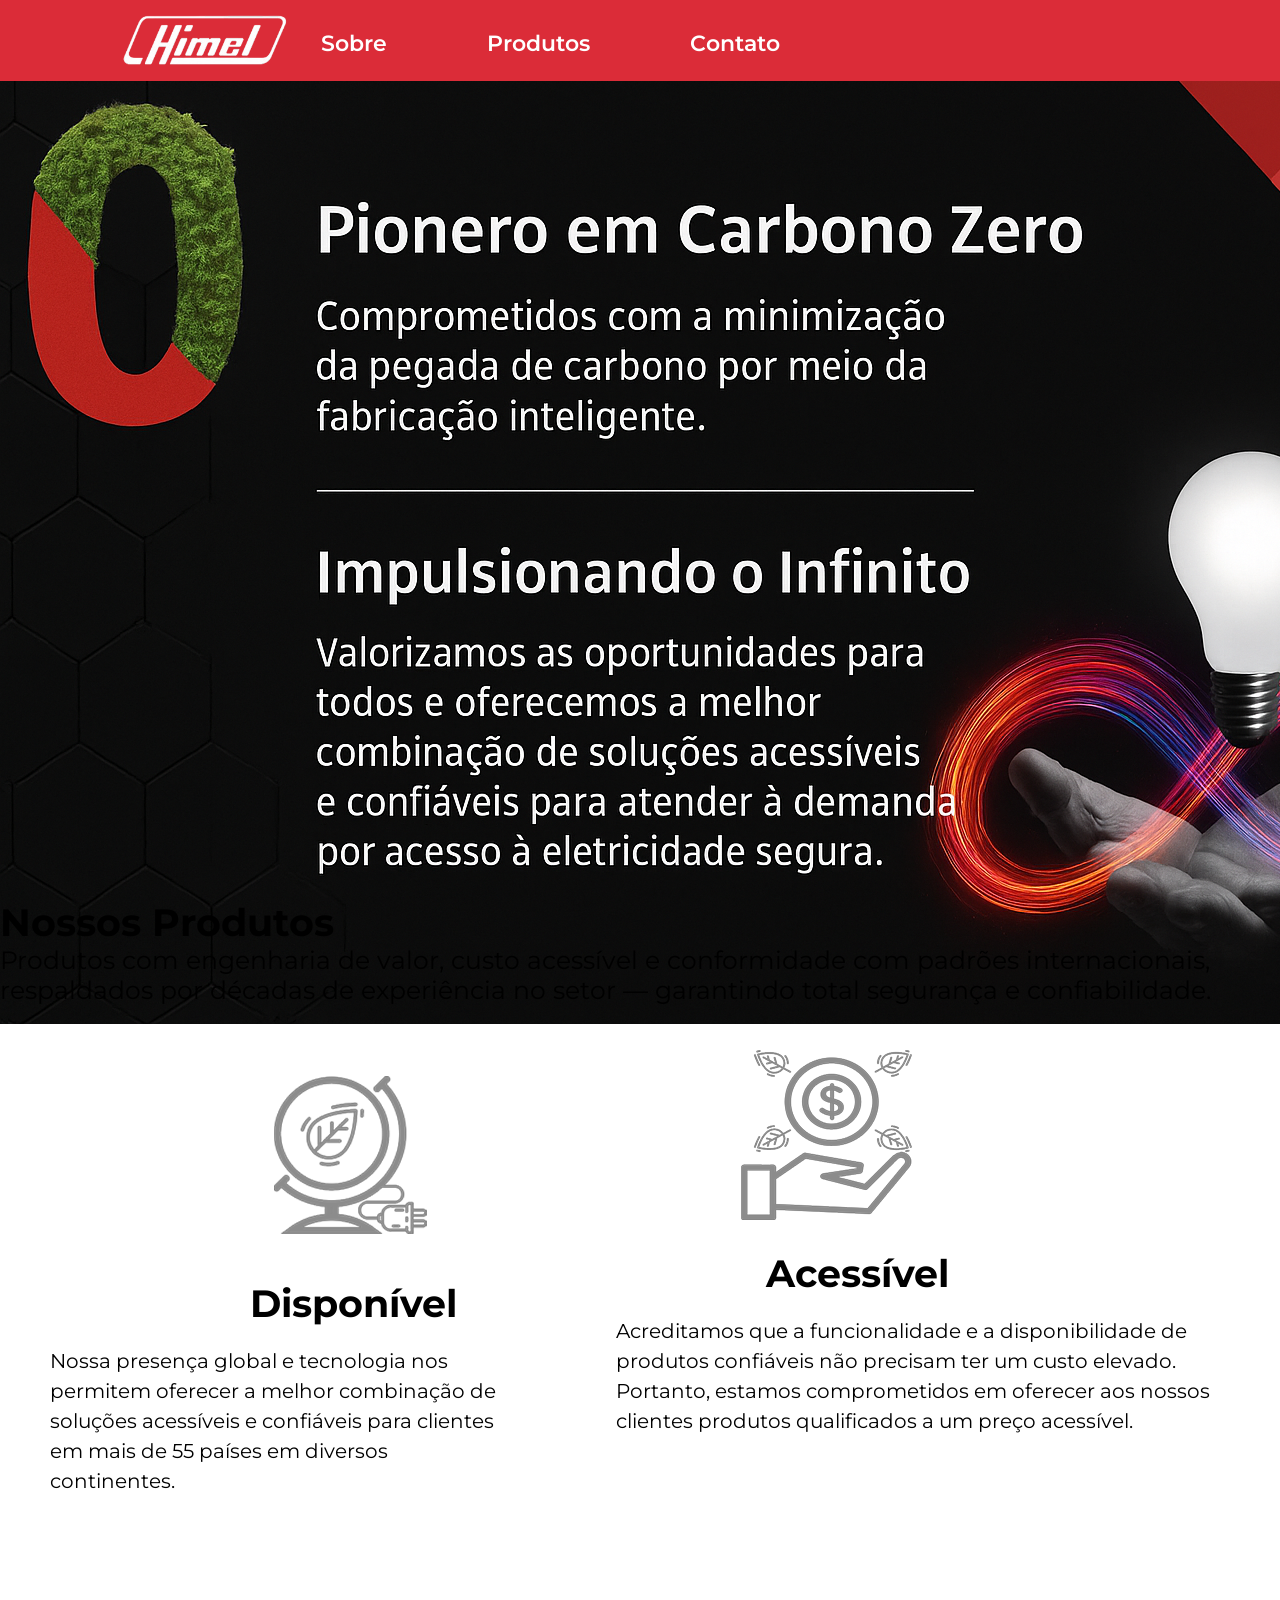
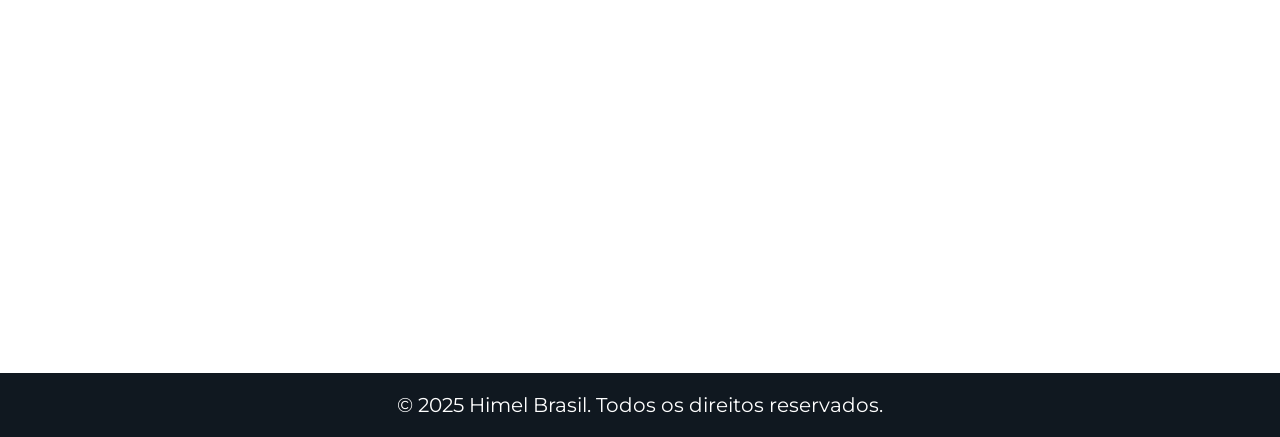
<file: index.html>
<!DOCTYPE html>
<html lang="pt-br">

<head>
    <meta charset="UTF-8">
    <meta name="viewport" content="width=device-width, initial-scale=1.0">
    <link rel="preconnect" href="https://fonts.googleapis.com">
    <link rel="preconnect" href="https://fonts.gstatic.com" crossorigin>
    <link href="https://fonts.googleapis.com/css2?family=Montserrat:ital,wght@0,100..900;1,100..900&display=swap"
        rel="stylesheet">
    <link rel="stylesheet" href="./css/style.css">
    <title>Himel do Brasil</title>

</head>

<body>
    <header>
        <section>
            <li class="logo">
                <img src="./img/Logo-Reverse1.png">
            </li>
            <nav class="navbar">
                <li><a href="about.html">Sobre</a></li>
                <li><a href="produto.html">Produtos</a></li>
                <li><a href="contact.html">Contato</a></li>
            </nav>
        </section>
    </header>

    <div class="home-container">
        <img src="./img/BANNER_HOME_4.png" alt="imagem-Home">
    </div>

    <div class="content">
        <h2>Nossos Produtos</h2>
        <p>Produtos com engenharia de valor, custo acessível e conformidade com padrões internacionais, respaldados por
            décadas de experiência no setor — garantindo total segurança e confiabilidade.
        </p>
    </div>

    <div class="product-container">
        
        <div class="product-one">
            <img src="./img/IMAGEM_1_300x200px.png">
            <h2>Disponível</h2>
            <p>Nossa presença global e tecnologia nos permitem oferecer a melhor combinação de soluções acessíveis e
                confiáveis para clientes em mais de 55 países em diversos continentes.
            </p>
        </div>

        <div class="product-two">
            <img src="./img/IMAGEM_2_300x200px.png">
            <h2>Acessível</h2>
            <p>Acreditamos que a funcionalidade e a disponibilidade de produtos confiáveis não precisam ter um custo
                elevado. Portanto, estamos comprometidos em oferecer aos nossos clientes produtos qualificados a um
                preço acessível.
            </p>
        </div>
    </div>




    <footer>
        <p>&copy; 2025 Himel Brasil. Todos os direitos reservados.</p>
    </footer>




</body>


</html>
</file>
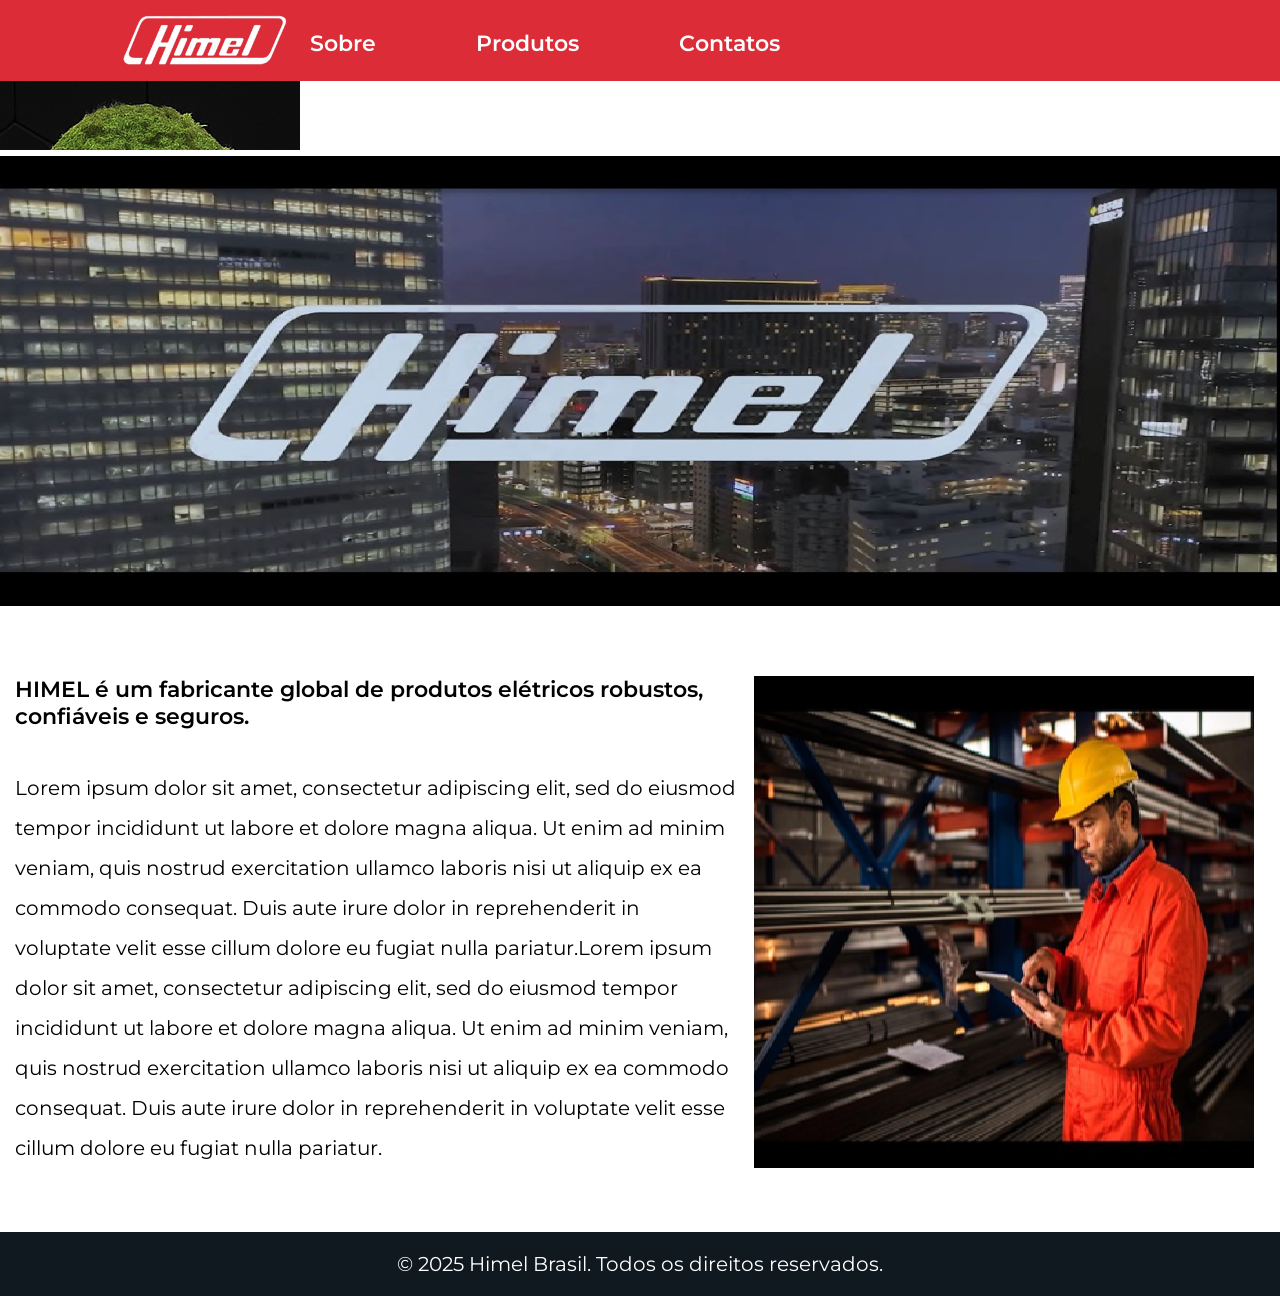
<file: about.html>
<!DOCTYPE html>
<html lang="pt">

<head>
    <meta charset="UTF-8">
    <meta name="viewport" content="width=device-width, initial-scale=1.0">
    <meta http-equiv="Content-Security-Policy" content="defalt-src 'self';
                script-src 'self';
                img-src 'self'">
    <link rel="preconnect" href="https://fonts.googleapis.com">
    <link rel="preconnect" href="https://fonts.gstatic.com" crossorigin>
    <link href="https://fonts.googleapis.com/css2?family=Montserrat:ital,wght@0,100..900;1,100..900&display=swap"
        rel="stylesheet">
    <link rel="stylesheet" href="./css/about.css">
    <iframe src="https://cyrojs.github.io/Site_Himel_Brasil/"></iframe>
    <title>Himel do Brasil</title>

</head>

<body>
    <header>
        <section>
            <li class="logo">
                <a href="index.html"><img src="./img/Logo-Reverse1.png"></a>
            </li>
            <nav class="navbar">
                <li><a href="about.html">Sobre</a></li>
                <li><a href="produto.html">Produtos</a></li>
                <li><a href="contact.html">Contatos</a></li>
            </nav>
        </section>
    </header>

    <div class="home-container">
        <img src="./img/banner_about_1.png" alt="imagem-sobre">
    </div>
    <div class="banner">
        <div class="content">
            <h2>HIMEL é um fabricante global de produtos elétricos robustos, confiáveis e seguros.</h2>
            <p>Lorem ipsum dolor sit amet, consectetur adipiscing elit, sed do eiusmod tempor incididunt ut labore et
                dolore magna aliqua. Ut enim ad minim veniam, quis nostrud exercitation ullamco laboris nisi ut aliquip
                ex ea commodo consequat. Duis aute irure dolor in reprehenderit in voluptate velit esse cillum dolore eu
                fugiat nulla pariatur.Lorem ipsum dolor sit amet, consectetur adipiscing elit, sed do eiusmod tempor incididunt ut labore et
                dolore magna aliqua. Ut enim ad minim veniam, quis nostrud exercitation ullamco laboris nisi ut aliquip
                ex ea commodo consequat. Duis aute irure dolor in reprehenderit in voluptate velit esse cillum dolore eu
                fugiat nulla pariatur.
            </p>
        </div>

        <img src="./img/banner_3.png" alt="imagem-sobre">
    </div>

    <footer>
        <p>&copy; 2025 Himel Brasil. Todos os direitos reservados.</p>
    </footer>

</body>

</html>
</file>
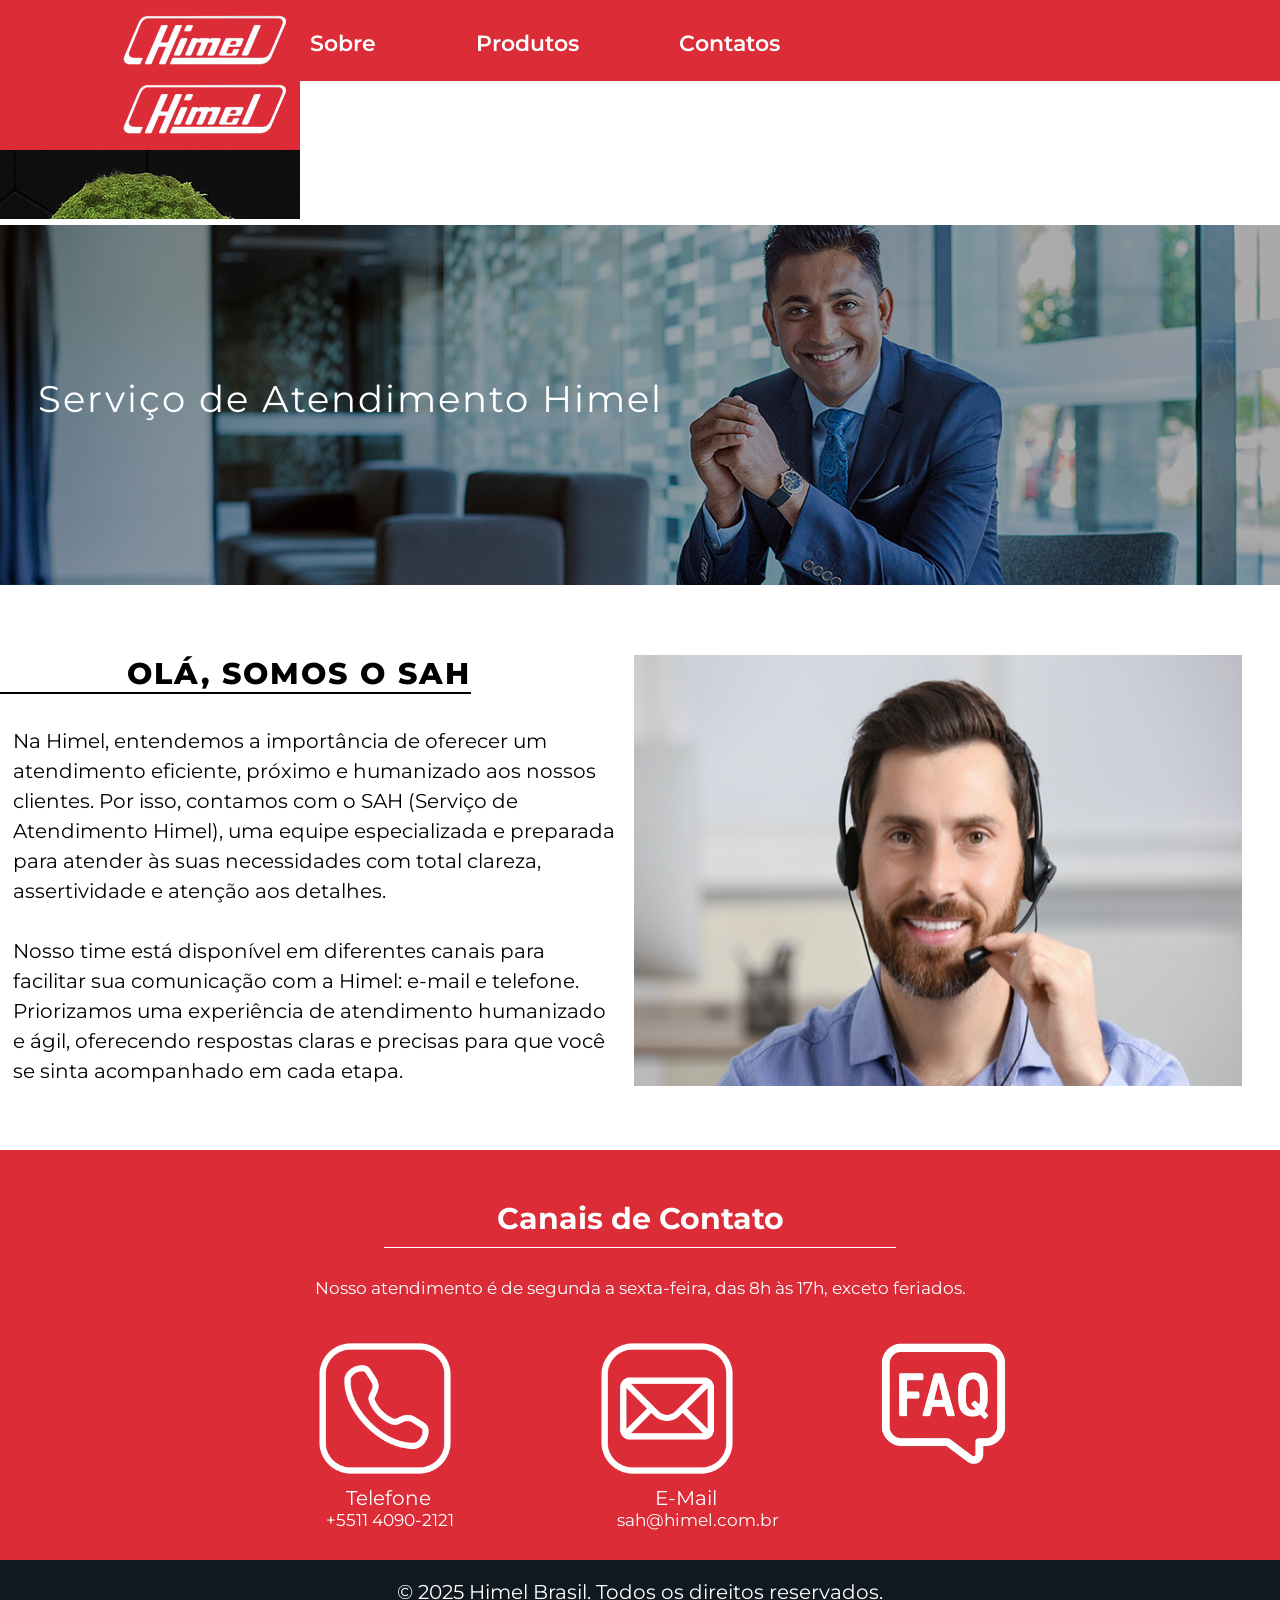
<file: contact.html>
<!DOCTYPE html>
<html lang="pt">

<head>
    <meta charset="UTF-8">
    <meta name="viewport" content="width=device-width, initial-scale=1.0">
    <meta http-equiv="Content-Security-Policy" content="defalt-src 'self';
                script-src 'self';
                img-src 'self'">
    <link rel="preconnect" href="https://fonts.googleapis.com">
    <link rel="preconnect" href="https://fonts.gstatic.com" crossorigin>
    <link href="https://fonts.googleapis.com/css2?family=Montserrat:ital,wght@0,100..900;1,100..900&display=swap"
        rel="stylesheet">
    <link rel="stylesheet" href="./css/contact.css">
    <iframe src="https://cyrojs.github.io/Site_Himel_Brasil/"></iframe>
    <title>Himel do Brasil</title>

</head>

<body>
    <header>
        <section>
            <li class="logo">
                <a href="index.html"><img src="./img/Logo-Reverse1.png"></a>
            </li>
            <nav class="navbar">
                <li><a href="about.html">Sobre</a></li>
                <li><a href="produto.html">Produtos</a></li>
                <li><a href="contact.html">Contatos</a></li>
            </nav>
        </section>
    </header>

    <div class="home-container">
        <h2>Serviço de Atendimento Himel</h2>
        <img src="./img/banner_4.png" alt="imagem-sobre">
    </div>

    <div class="banner">
        <div class="content">
            <h2> OLÁ, SOMOS O SAH</h2>
            <p>Na Himel, entendemos a importância de oferecer um atendimento eficiente, próximo e humanizado aos nossos
                clientes. Por isso, contamos com o SAH (Serviço de Atendimento Himel), uma equipe especializada e
                preparada para atender às suas necessidades com total clareza, assertividade e atenção aos
                detalhes.<br><br>
                Nosso time está disponível em diferentes canais para facilitar sua comunicação com a Himel: e-mail e
                telefone. Priorizamos uma experiência de atendimento humanizado e ágil, oferecendo
                respostas claras e precisas para que você se sinta acompanhado em cada etapa.
            </p>
        </div>

        <img src="./img/banner_5.png" alt="imagem-sobre">
    </div>


    <div class="banner_bottom">
        <div class="content_bottom">
            <h2>Canais de Contato</h2>
            <p>Nosso atendimento é de segunda a sexta-feira, das 8h às 17h, exceto feriados.</p>
            <div class="contact_img">
                <img src="./img/icon_1.png" alt="Cell">
                <img src="./img/icon_2.png" alt="E-Mail">
                <a href="./pdf/F A Q.pdf" download="F A Q.pdf"><img src="./img/icon_3.png"></a>
            </div>
            <div class="contact_header">
                <h3>Telefone</h3>
                <h3>E-Mail</h3>

            </div>
            <div class="contact_info">
                <p>+5511 4090-2121</p>
                <p>sah@himel.com.br</p>
            </div>
        </div>
    </div>

    <footer>
        <p>&copy; 2025 Himel Brasil. Todos os direitos reservados.</p>
    </footer>

</body>

</html>
</file>
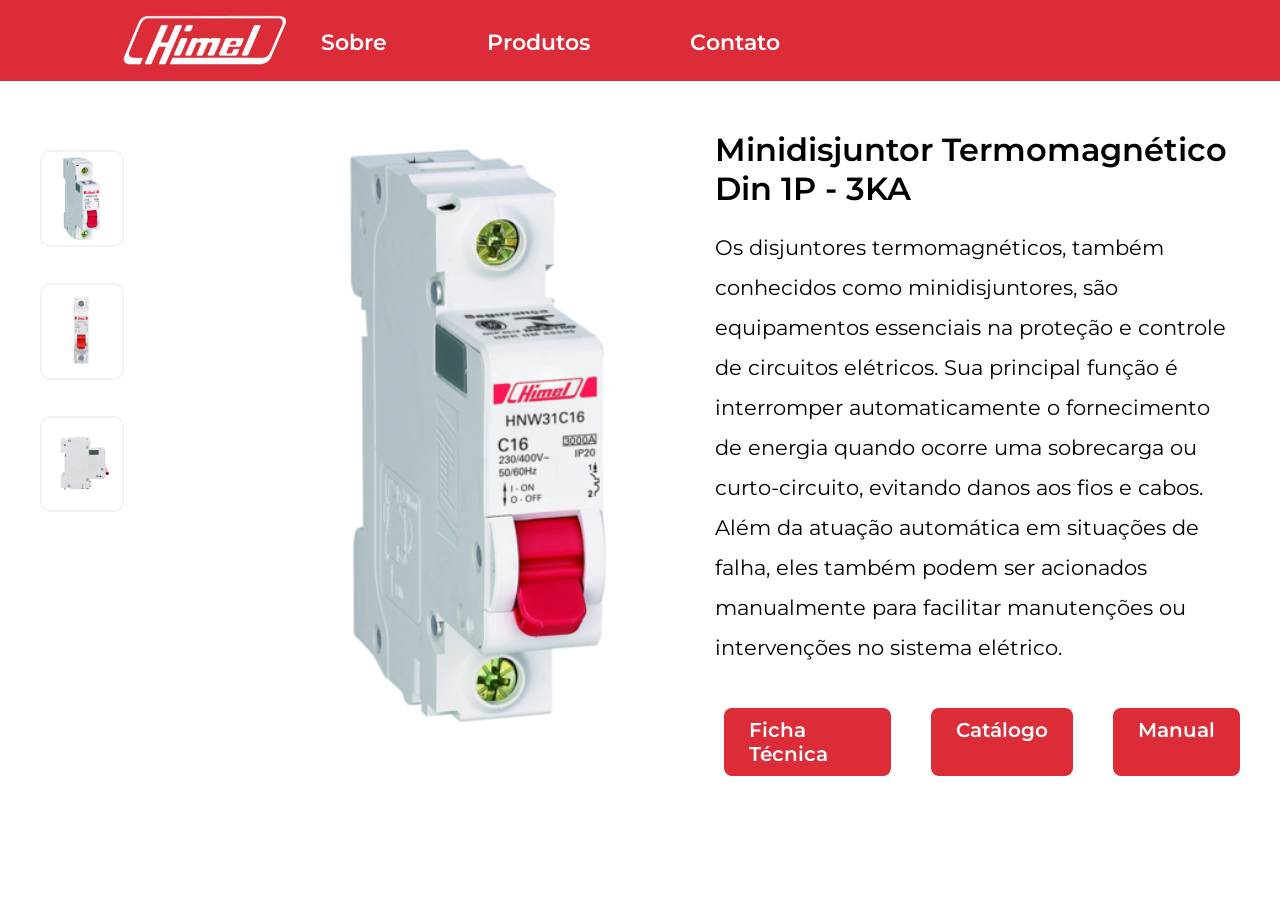
<file: minidisjuntor_1p.html>
<!DOCTYPE html>
<html lang="pt">

<head>
    <meta charset="UTF-8">
    <meta name="viewport" content="width=device-width, initial-scale=1.0">
    <link rel="preconnect" href="https://fonts.googleapis.com">
    <link rel="preconnect" href="https://fonts.gstatic.com" crossorigin>
    <link href="https://fonts.googleapis.com/css2?family=Montserrat:ital,wght@0,100..900;1,100..900&display=swap"
        rel="stylesheet">
    <link rel="stylesheet" href="./css/minidisjuntor_1p.css">
    <title>Himel do Brasil</title>

</head>

<body>
    <header>
        <section>
            <li class="logo">
                <a href="index.html"><img src="./img/Logo-Reverse1.png"></a>
            </li>
            <nav class="navbar">
                <li><a href="about.html">Sobre</a></li>
                <li><a href="produto.html">Produtos</a></li>
                <li><a href="contact.html">Contato</a></li>
            </nav>
        </section>
    </header>

    <div class="product-container">
        <div class="product-gallery">
            <div class="gallery-thumbnails">
                <img id="thumb-1" src="./img/disjuntor_1_tb1.png" alt="Disjuntor 1P">
                <img id="thumb-2" src="./img/disjuntor_1_tb2.png" alt="Disjuntor 1P">
                <img id="thumb-3" src="./img/disjuntor_1_tb3.png" alt="Disjuntor 1P">
            </div>
            <img id="dynamic-image" src="./img/disjuntor_1_tb0.png" alt="Disjuntor 1P">
        </div>

        <div class="product-info">
            <h2>Minidisjuntor Termomagnético Din 1P - 3KA</h2>
            <p>Os disjuntores termomagnéticos, também conhecidos como minidisjuntores, são equipamentos essenciais na
                proteção e controle de circuitos elétricos. Sua principal função é interromper automaticamente o
                fornecimento de energia quando ocorre uma sobrecarga ou curto-circuito, evitando danos aos fios e cabos.
                Além da atuação automática em situações de falha, eles também podem ser acionados manualmente para
                facilitar manutenções ou intervenções no sistema elétrico.
            </p>
            <div class="btn">
                <a href="./pdf/FICHA TÉCNICA MCB HIMEL.pdf" download="FICHA TÉCNICA MCB HIMEL.pdf">Ficha Técnica</a>
                <a href="./pdf/CATÁLOGO MCB HIMEL.pdf" download="CATÁLOGO MCB HIMEL.pdf">Catálogo</a>
                <a href="./pdf/MANUAL DO USUÁRIO MCB HIMEL.pdf" download="MANUAL DO USUÁRIO MCB HIMEL.pdf">Manual</a>
            </div>
        </div>
    </div>

</body>
<script src="./js/minidisjuntor_1p.js"></script>

</html>
</file>
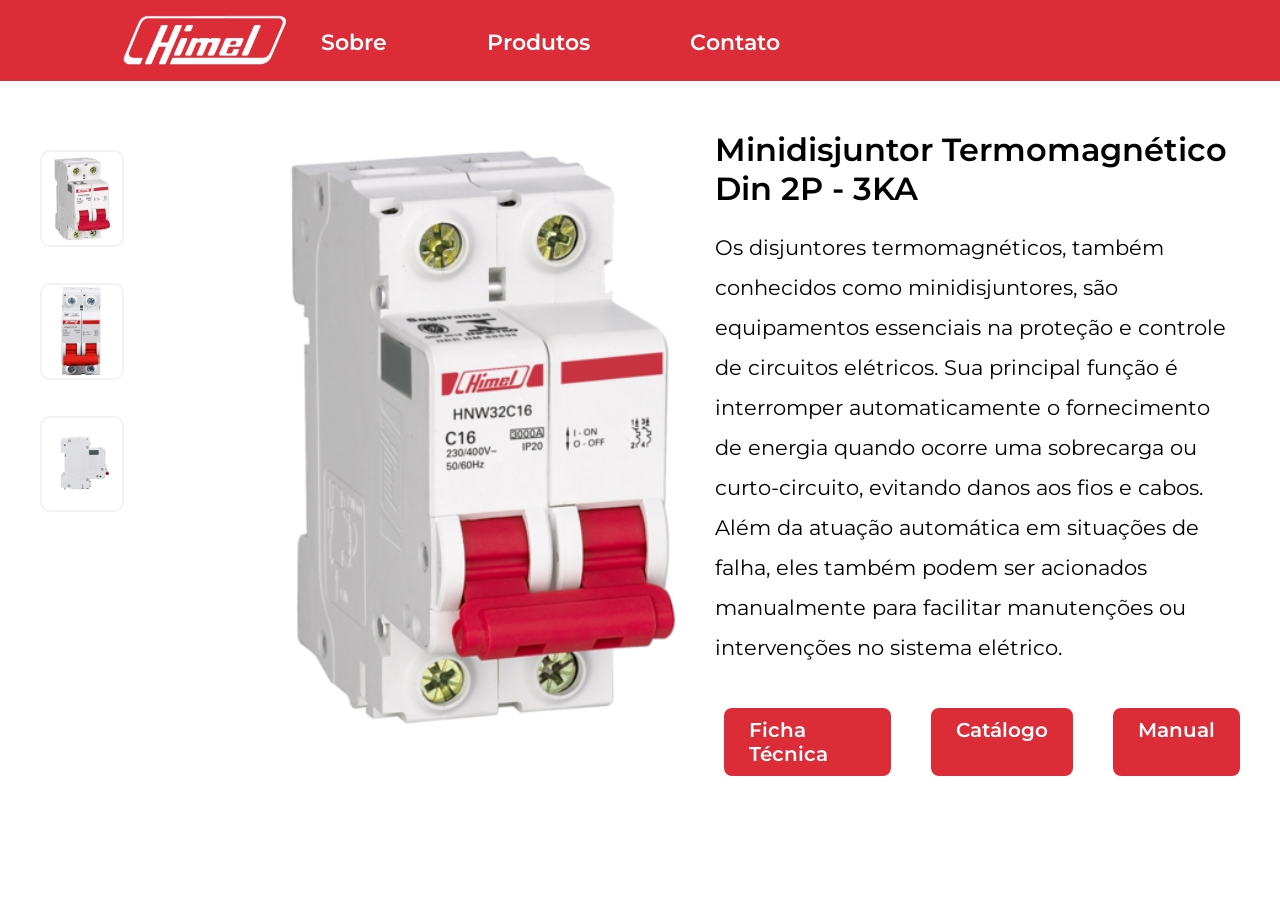
<file: minidisjuntor_2p.html>
<!DOCTYPE html>
<html lang="pt">

<head>
    <meta charset="UTF-8">
    <meta name="viewport" content="width=device-width, initial-scale=1.0">
    <link rel="preconnect" href="https://fonts.googleapis.com">
    <link rel="preconnect" href="https://fonts.gstatic.com" crossorigin>
    <link href="https://fonts.googleapis.com/css2?family=Montserrat:ital,wght@0,100..900;1,100..900&display=swap"
        rel="stylesheet">
    <link rel="stylesheet" href="./css/minidisjuntor_2p.css">
    <title>Himel do Brasil</title>

</head>

<body>
    <header>
        <section>
            <li class="logo">
                <a href="index.html"><img src="./img/Logo-Reverse1.png"></a>
            </li>
            <nav class="navbar">
                <li><a href="about.html">Sobre</a></li>
                <li><a href="produto.html">Produtos</a></li>
                <li><a href="contact.html">Contato</a></li>
            </nav>
        </section>
    </header>

    <div class="product-container">
        <div class="product-gallery">
            <div class="gallery-thumbnails">
                <img id="thumb-1" src="./img/disjuntor_2_tb1.png" alt="Disjuntor 2P">
                <img id="thumb-2" src="./img/disjuntor_2_tb2.png" alt="Disjuntor 2P">
                <img id="thumb-3" src="./img/disjuntor_1_tb3.png" alt="Disjuntor 2P">
            </div>
            <img id="dynamic-image" src="./img/disjuntor_2_tb0.png" alt="Disjuntor 2P">
        </div>

        <div class="product-info">
            <h2>Minidisjuntor Termomagnético Din 2P - 3KA</h2>
            <p>Os disjuntores termomagnéticos, também conhecidos como minidisjuntores, são equipamentos essenciais na
                proteção e controle de circuitos elétricos. Sua principal função é interromper automaticamente o
                fornecimento de energia quando ocorre uma sobrecarga ou curto-circuito, evitando danos aos fios e cabos.
                Além da atuação automática em situações de falha, eles também podem ser acionados manualmente para
                facilitar manutenções ou intervenções no sistema elétrico.
            </p>
            <div class="btn">
                <a href="./pdf/FICHA TÉCNICA MCB HIMEL.pdf" download="FICHA TÉCNICA MCB HIMEL.pdf">Ficha Técnica</a>
                <a href="./pdf/CATÁLOGO MCB HIMEL.pdf" download="CATÁLOGO MCB HIMEL.pdf">Catálogo</a>
                <a href="./pdf/MANUAL DO USUÁRIO MCB HIMEL.pdf" download="MANUAL DO USUÁRIO MCB HIMEL.pdf">Manual</a>
            </div>
        </div>
    </div>

</body>
<script src="./js/minidisjuntor_2p.js"></script>

</html>
</file>
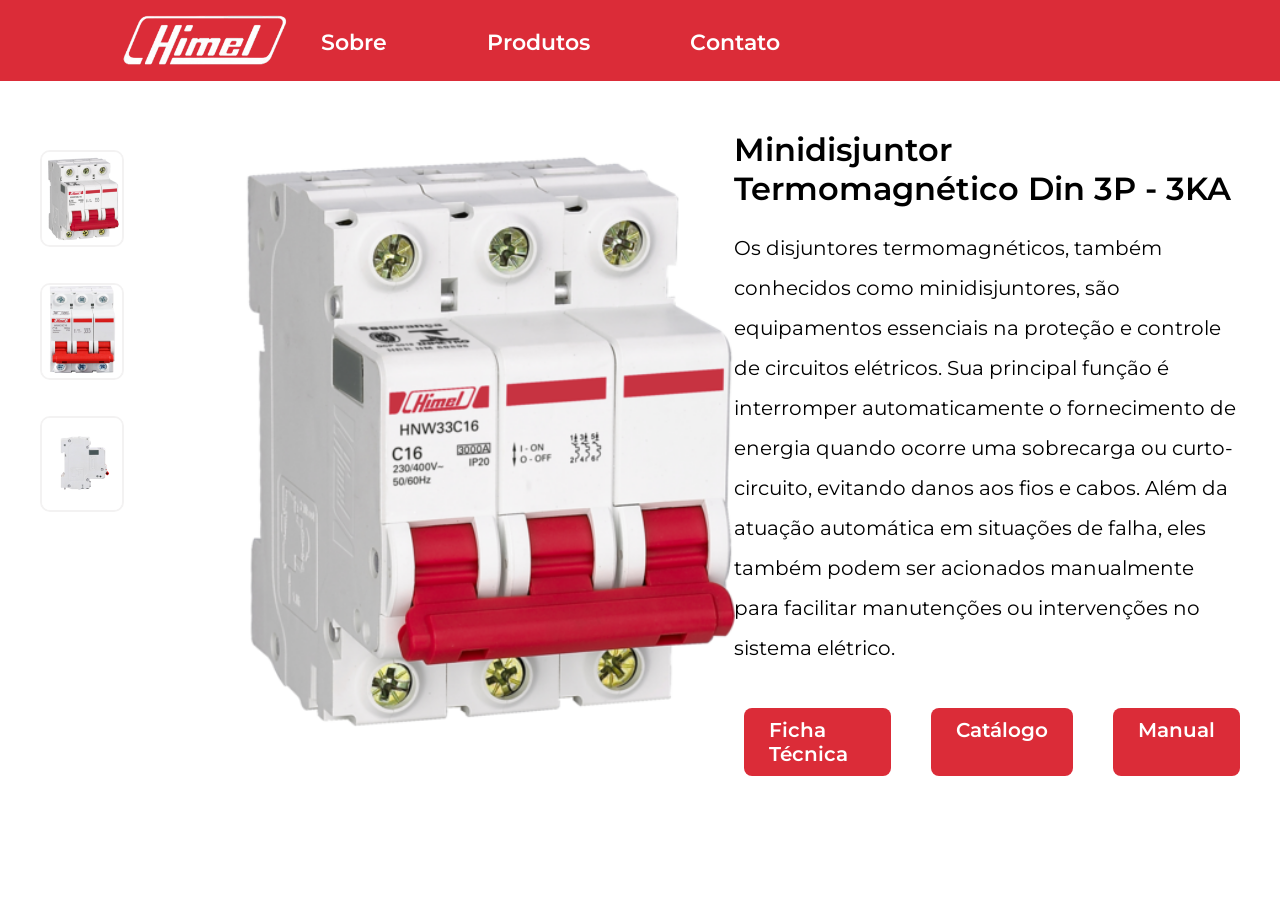
<file: minidisjuntor_3p.html>
<!DOCTYPE html>
<html lang="pt">

<head>
    <meta charset="UTF-8">
    <meta name="viewport" content="width=device-width, initial-scale=1.0">
    <link rel="preconnect" href="https://fonts.googleapis.com">
    <link rel="preconnect" href="https://fonts.gstatic.com" crossorigin>
    <link href="https://fonts.googleapis.com/css2?family=Montserrat:ital,wght@0,100..900;1,100..900&display=swap"
        rel="stylesheet">
    <link rel="stylesheet" href="./css/minidisjuntor_3p.css">
    <title>Himel do Brasil</title>

</head>

<body>
    <header>
        <section>
            <li class="logo">
                <a href="index.html"><img src="./img/Logo-Reverse1.png"></a>
            </li>
            <nav class="navbar">
                <li><a href="about.html">Sobre</a></li>
                <li><a href="produto.html">Produtos</a></li>
                <li><a href="contact.html">Contato</a></li>
            </nav>
        </section>
    </header>

    <div class="product-container">
        <div class="product-gallery">
            <div class="gallery-thumbnails">
                <img id="thumb-1" src="./img/disjuntor_3_tb1.png" alt="Disjuntor 3P">
                <img id="thumb-2" src="./img/disjuntor_3_tb2.png" alt="Disjuntor 3P">
                <img id="thumb-3" src="./img/disjuntor_1_tb3.png" alt="Disjuntor 3P">
            </div>
            <img id="dynamic-image" src="./img/disjuntor_3_tb0.png" alt="Disjuntor 3P">
        </div>

        <div class="product-info">
            <h2>Minidisjuntor Termomagnético Din 3P - 3KA</h2>
            <p>Os disjuntores termomagnéticos, também conhecidos como minidisjuntores, são equipamentos essenciais na
                proteção e controle de circuitos elétricos. Sua principal função é interromper automaticamente o
                fornecimento de energia quando ocorre uma sobrecarga ou curto-circuito, evitando danos aos fios e cabos.
                Além da atuação automática em situações de falha, eles também podem ser acionados manualmente para
                facilitar manutenções ou intervenções no sistema elétrico.
            </p>
            <div class="btn">
                <a href="./pdf/FICHA TÉCNICA MCB HIMEL.pdf" download="FICHA TÉCNICA MCB HIMEL.pdf">Ficha Técnica</a>
                <a href="./pdf/CATÁLOGO MCB HIMEL.pdf" download="CATÁLOGO MCB HIMEL.pdf">Catálogo</a>
                <a href="./pdf/MANUAL DO USUÁRIO MCB HIMEL.pdf" download="MANUAL DO USUÁRIO MCB HIMEL.pdf">Manual</a>
            </div>
        </div>
    </div>

</body>
<script src="./js/minidisjuntor_3p.js"></script>

</html>
</file>
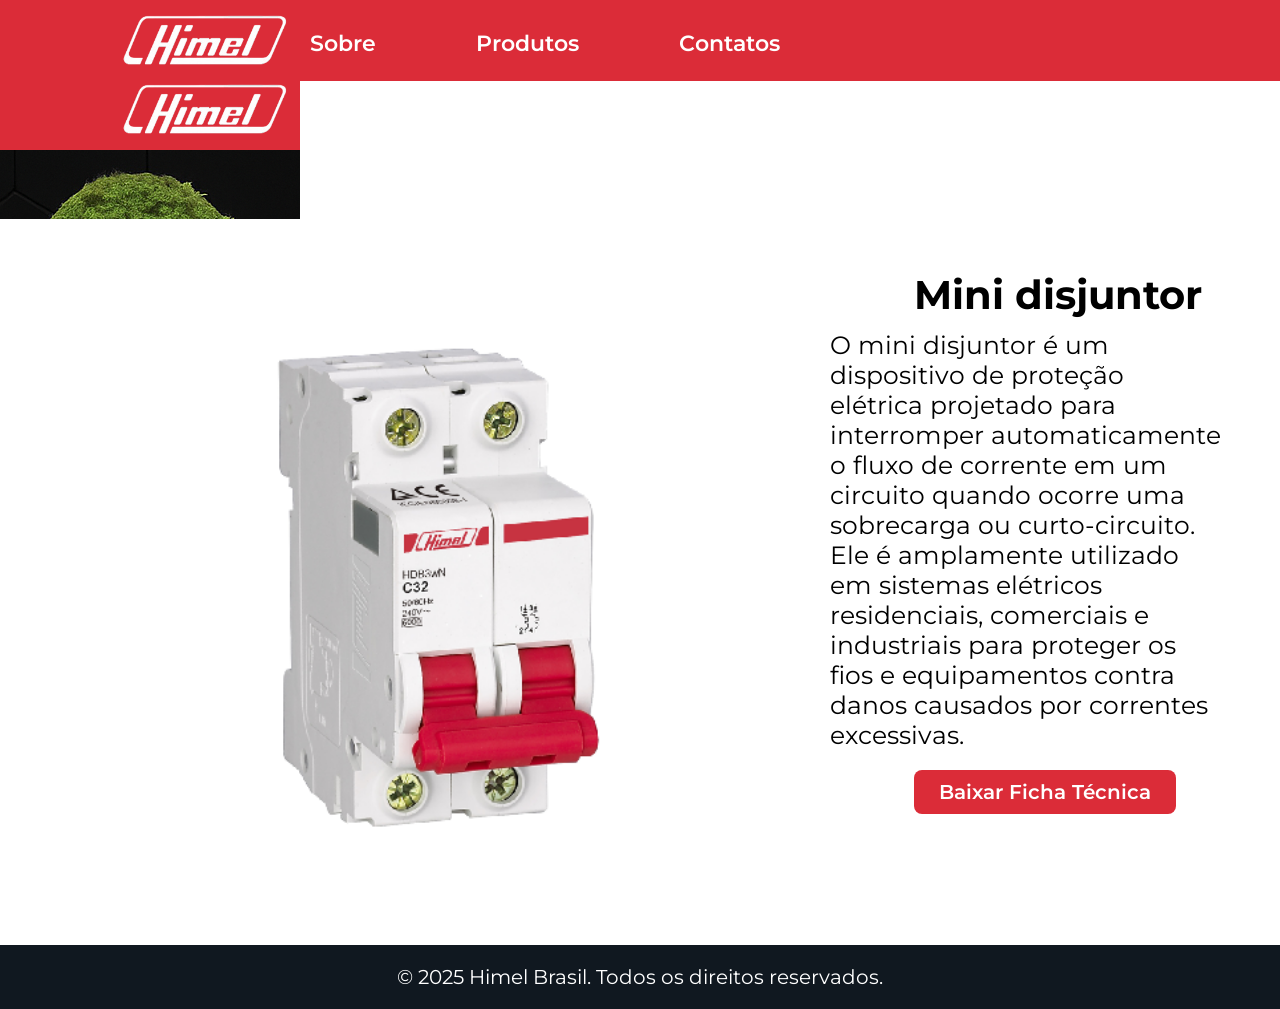
<file: produto.html>
<!DOCTYPE html>
<html lang="pt">

<head>
    <meta charset="UTF-8">
    <meta name="viewport" content="width=device-width, initial-scale=1.0">
    <meta http-equiv="Content-Security-Policy" content="defalt-src 'self';
                script-src 'self';
                img-src 'self'">
    <link rel="preconnect" href="https://fonts.googleapis.com">
    <link rel="preconnect" href="https://fonts.gstatic.com" crossorigin>
    <link href="https://fonts.googleapis.com/css2?family=Montserrat:ital,wght@0,100..900;1,100..900&display=swap"
        rel="stylesheet">
    <link rel="stylesheet" href="./css/produto.css">
    <iframe src="https://cyrojs.github.io/Site_Himel_Brasil/"></iframe>
    <title>Himel do Brasil</title>

</head>

<body>
    <header>
        <section>
            <li class="logo">
                <a href="index.html"><img src="./img/Logo-Reverse1.png"></a>
            </li>
            <nav class="navbar">
                <li><a href="about.html">Sobre</a></li>
                <li><a href="produto.html">Produtos</a></li>
                <li><a href="contact.html">Contatos</a></li>
            </nav>
        </section>
    </header>

    <div class="home-container">
        <img src="./img/disjuntor_produto.png" alt="imagem-sobre">
        <div class="product-content">
            <h2>Mini disjuntor</h2>
            <p>O mini disjuntor é um dispositivo de proteção elétrica projetado para interromper automaticamente o fluxo
                de corrente em um circuito quando ocorre uma sobrecarga ou curto-circuito. Ele é amplamente utilizado em
                sistemas elétricos residenciais, comerciais e industriais para proteger os fios e equipamentos contra
                danos causados por correntes excessivas.</p>
            <a class="btn" href="./pdf/F A Q.pdf" download>
                Baixar Ficha Técnica
            </a>
        </div>
    </div>

    <footer>
        <p>&copy; 2025 Himel Brasil. Todos os direitos reservados.</p>
    </footer>

</body>

</html>
</file>
<file: css/style.css>
:root {
    font-size: 10px;

}

* {
    margin: 0;
    padding: 0;
    outline: none;
    border: none;
    text-decoration: none;
    transition: 0.2s linear;
    /*box-sizing: border-box;*/
    list-style: none;
    font-family: "Montserrat", sans-serif;
}

body {

    overflow-x: hidden;
    font-size: 2.5rem;
}

header {
    background: #db2c38;
    position: fixed;
    top: 0;
    left: 0;
    right: 0;
    z-index: 99;
    border-bottom: 1rem;
    padding-top: 0.5rem;

}

header section {
    display: flex;
    /*align-items: center;*/
    justify-content: space-between;
    padding-top: 1rem;
    padding-bottom: 1rem;
    margin-right: 50rem;
    margin-left: 100px;
}

header section nav {
    display: flex;
    gap: 10rem;
    align-items: center;
}

header section nav li a {
    color: white;
    display: flex;
    font-weight: 600;
    font-size: 2.2rem;
    cursor: pointer;

}

header section nav li a:hover {
    font-size: 2.3rem;
    border-bottom: 0.2rem solid white;
    padding-bottom: 0.1rem;
}

.home-container {
    background: url("../img/banner_1.png");
    height: 100vh;
    background-size: cover;
}

.product-container {
    display: flex;
    justify-content: space-between;
    margin-top: 3rem;
    height: 100vh;

}

.product-one img {
    padding-top: 2rem;
    padding-bottom: 2rem;
    padding-left: 20rem;

}

.product-one h2 {
    padding-left: 25rem;
    margin-bottom: 2rem;

}

.product-one p {

    font-size: 2rem;
    line-height: 3rem;
    align-content: center;
    padding-right: 5rem;
    padding-left: 5rem;
}

.product-two img {
    padding-left: 11rem;
    margin-bottom: 1rem;

}

.product-two h2 {
    margin-bottom: 2rem;
    padding-left: 20rem;

}

.product-two p {

    font-size: 2rem;
    line-height: 3rem;
    align-content: center;
    padding-right: 5rem;
    padding-left: 5rem;
}



/*
.logo {
    width: 100%;
    height: 100%;
    padding-top: 5px;
}

header nav ul {
    color: #ffffff;
    font-size: 1.5rem;
    font-weight: 600;
    display: flex;
    gap: 40px;

}

header nav ul li {

    cursor: pointer;
    position: relative;
    padding: 5px 0;

}

header nav ul li::after {
    content: '';
    position: absolute;
    left: 0;
    bottom: 0;
    width: 0;
    font-size: 1.5rem;
    height: 4px;
    background-color: black;
    transition: width 0.3s ease;

}

header nav ul li:hover::after {
    width: 100%;


}

.container {
    height: 100vh;
    position: relative;
    margin-top: 70px;


}

.list {
    width: 80%;
    height: 100%;
    margin: 0 auto;
    position: relative;

}

.item {
    position: absolute;
    inset: 0;
    display: flex;
    justify-content: center;
    align-items: center;
    opacity: 0;

    transform: translatex(100vw);
    transition: transform 0.7s ease-in-out, opacity 0.7s ease-in-out;
}

.active {
    opacity: 1;
    transform: translatex(0vw);
}

.product-img {
    width: 45%;
    height: 100%;
    display: flex;
    align-items: center;
    justify-content: center;
    position: relative;
    z-index: 2;
}


.product-img img {
    max-width: 80%;
    max-height: 60%;
    transform: translateX(200px);
    opacity: 0;
    transition: transform 0.6s ease, opacity 0.6s ease;
    transition-delay: 0.5s;

}

.active .product-img img {
    transform: translatex(0);
    opacity: 1;
}

.content {
    width: 55%;
    padding-right: 80px;
    display: flex;
    align-items: flex-start;
    justify-content: center;
    z-index: 2;
    flex-direction: column;
}

.product-tag {
    font-size: 1rem;
    text-transform: uppercase;
    font-weight: 600;
    letter-spacing: 2px;
    margin-bottom: 10px;
    opacity: 1;
}

.product-name {
    font-size: 4.5rem;
    line-height: 1.1;
    margin-bottom: 20px;
    transform: translateX(200px);
    opacity: 0;
    transition: transform 0.6s ease, opacity 0.6s ease;
    transition-delay: 0.5s;

}

.active .product-name {
    transform: translatex(0);
    opacity: 1;
}


.descripton {
    font-size: 1.1rem;
    line-height: 1.6;
    margin-bottom: 30px;
    max-width: 600px;
}

.btn {
    padding: 12px 10px;
    border-radius: 30px;
    font-size: 1rem;
    font-weight: 600;
    cursor: pointer;
    border: none;
    margin-top: 30px;
}

.arrows {
    position: absolute;
    width: 90%;
    display: flex;
    justify-content: space-between;
    top: 50%;
    left: 50%;
    transform: translate(-50%, -50%);


}

.arrow-btn {
    width: 50px;
    height: 50px;
    border-radius: 50%;
    cursor: pointer;

}

.banner_1 {
    height: 60vh;
    width: 100vw;
    display: flex;

}

.container_1-img {
    width: 60%;
    border-bottom: 5x;

}

.container_1-img img {

    width: 100%;
    height: 99%;
}

.container_1-txt {
    width: 40%;

}

.container_1-txt h2 {
    flex-direction: column;
    color: #db2c38;
    font-size: 3rem;
    text-align: center;
    padding-bottom: 1rem;


}

.container_1-txt p {
    font-size: 1.5rem;
    line-height: 1.8;
    font-weight: 500;
    padding: 2rem;

}

.banner_2 {
    height: 60vh;
    width: 100vw;
    display: flex;
    margin-top: 5rem;

}

.container_2-img {
    width: 80%;
    border-bottom: 5x;
    margin: 0;


}

.container_2-img img {

    width: 95%;
    height: 90%;
}

.container_2-txt {
    width: 100%;
    margin: 0;
}

.container_2-txt h2 {
    font-size: 1rem;
    text-transform: uppercase;
    font-weight: 500;
    letter-spacing: 2px;
    margin-bottom: 10px;
    padding-left: 35rem;
    padding-right: 2rem;
    padding-top: 8rem;
    opacity: 1;
    color: #db2c38;
    align-content: center;


}

.container_2-txt p {
    font-size: 1.5rem;
    line-height: 1.8;
    font-weight: 500;
    padding: 2rem;

}*/


footer {
    background: #101820;
    color: white;
    text-align: center;
    padding: 20px;
    font-size: 2rem;
    margin-top: 3%;

}
</file>
<file: css/about.css>
:root {
    font-size: 10px;

}

* {
    margin: 0;
    padding: 0;
    outline: none;
    border: none;
    text-decoration: none;
    transition: 0.2s linear;
    /*box-sizing: border-box;*/
    list-style: none;
    font-family: "Montserrat", sans-serif;
}

body {

    overflow-x: hidden;
    font-size: 2.5rem;
}

header {
    background: #db2c38;
    position: fixed;
    top: 0;
    left: 0;
    right: 0;
    z-index: 99;
    border-bottom: 1rem;
    padding-top: 0.5rem;

}

header section {
    display: flex;
    /*align-items: center;*/
    justify-content: space-between;
    padding-top: 1rem;
    padding-bottom: 1rem;
    margin-right: 50rem;
    margin-left: 100px;
}

header section nav {
    display: flex;
    gap: 10rem;
    align-items: center;
}

header section nav li a {
    color: white;
    display: flex;
    font-weight: 600;
    font-size: 2.2rem;
    cursor: pointer;

}

header section nav li a:hover {
    font-size: 2.3rem;
    border-bottom: 0.2rem solid white;
    padding-bottom: 0.1rem;
}

.home-container img {
    height: 450px;
    width: 100%;
    margin-bottom: 5%;
   
}

.banner {
    display: flex;
    margin-bottom: 5%;
    padding-right:2% ;
}

.content h2 {
    padding-left: 2%;
    margin-bottom: 5%;
    font-size: 2.2rem;
    font-weight: 600;
       
}

.content p {
    line-height: 4rem;
    padding-left: 2%;
    padding-right: 2%;
    font-size: 2rem;

}

footer {
    background: #101820;
    color: white;
    text-align: center;
    padding: 20px;
    font-size: 2rem;

}
</file>
<file: css/contact.css>
:root {
    font-size: 10px;

}

* {
    margin: 0;
    padding: 0;
    outline: none;
    border: none;
    text-decoration: none;
    transition: 0.2s linear;
    /*box-sizing: border-box;*/
    list-style: none;
    font-family: "Montserrat", sans-serif;
}

body {

    overflow-x: hidden;
    font-size: 2.5rem;
    margin-top: 5.4%;
}

header {
    background: #db2c38;
    position: fixed;
    top: 0;
    left: 0;
    right: 0;
    z-index: 99;
    border-bottom: 1rem;
    padding-top: 0.5rem;
    margin-bottom: 50%;


}

header section {
    display: flex;
    /*align-items: center;*/
    justify-content: space-between;
    padding-top: 1rem;
    padding-bottom: 1rem;
    margin-right: 50rem;
    margin-left: 100px;
}

header section nav {
    display: flex;
    gap: 10rem;
    align-items: center;
}

header section nav li a {
    color: white;
    display: flex;
    font-weight: 600;
    font-size: 2.2rem;
    cursor: pointer;

}

header section nav li a:hover {
    font-size: 2.3rem;
    border-bottom: 0.2rem solid white;
    padding-bottom: 0.1rem;
}

.home-container {
    position: relative;
}

.home-container img {

    margin-bottom: 5%;
    position: relative;
    z-index: 9;

}

.home-container h2 {
    color: #ffff;
    position: absolute;
    z-index: 10;
    top: 35%;
    left: 3%;
    font-weight: 400;
    letter-spacing: 2px;
    font-size: 3.7rem;
}

.banner {
    display: flex;
    margin-bottom: 5%;
}

.content h2 {
    padding-left: 20%;
    margin-bottom: 5%;
    font-size: 3rem;
    font-weight: 800;
    letter-spacing: 2px;
    border-bottom: 0.2rem solid rgb(0, 0, 0);
    width: fit-content;
}

.content p {

    padding-left: 2%;
    padding-right: 2%;
    font-size: 2rem;
    line-height: 3rem;


}

.banner img {
    padding-right: 3%;
}


.banner_bottom {
    background-color: #db2c38;
    width: 100%;
    min-height: 400px;
    /* altura mínima */

}

.banner_bottom h2 {
    color: #ffff;
    font-size: 3rem;
    text-align: center;
    padding-top: 5rem;
    padding-bottom: 1rem;
    border-bottom: 0.1rem solid #ffff;
    width: 40%;
    margin: 0 auto;

}

.banner_bottom p {
    color: #ffff;
    font-size: 1.7rem;
    text-align: center;
    padding-top: 3rem;
    padding-bottom: 2rem;
    margin-bottom: 1%;

}

.contact_img {
    display: flex;
    padding-left: 24%;
    gap: 13%;
}


.contact_img img {
    width: 16%;
    padding-right: 0;

}

.contact_img a img {
    width: 35.5%;
}

.contact_img a img:hover {
    width: 36.5%;
}

.contact_header {
    display: flex;
    margin-bottom: 0;
    padding-bottom: 0;
    padding-right: 0;
    margin-right: 0;
    padding-left: 27%;
    gap: 24%;
}

.contact_header h3 {
    color: white;
    font-size: 2rem;
    font-weight: 400;
    margin-bottom: 0;
    padding-bottom: 0;
    padding-right: 0;
    margin-right: 0;
    gap: 0;
}

.contact_info {
    display: flex;
    padding-left: 25.5%;
    margin-top: 0;
    padding-top: 0;
    gap: 17%;
}

.contact_info p {
    margin-top: 0;
    padding-top: 0;
}



footer {
    background: #101820;
    color: white;
    text-align: center;
    padding: 20px;
    font-size: 2rem;
}
</file>
<file: css/minidisjuntor_1p.css>
:root {
    font-size: 10px;

}

* {
    margin: 0;
    padding: 0;
    outline: none;
    border: none;
    text-decoration: none;
    transition: 0.2s linear;
    list-style: none;
    font-family: "Montserrat", sans-serif;
}

body {

    overflow-x: hidden;
    font-size: 2.5rem;

}

header {
    background: #db2c38;
    position: fixed;
    top: 0;
    left: 0;
    right: 0;
    z-index: 99;
    border-bottom: 1rem;
    padding-top: 0.5rem;
    margin-bottom: 50%;


}

header section {
    display: flex;
    /*align-items: center;*/
    justify-content: space-between;
    padding-top: 1rem;
    padding-bottom: 1rem;
    margin-right: 50rem;
    margin-left: 100px;
}

header section nav {
    display: flex;
    gap: 10rem;
    align-items: center;
}

header section nav li a {
    color: white;
    display: flex;
    font-weight: 600;
    font-size: 2.2rem;
    border-bottom: 0.2rem solid transparent;
    cursor: pointer;

}

header section nav li a:hover {
    font-size: 2.3rem;
    border-bottom: 0.2rem solid white;

}

.product-container {

    display: flex;
    margin-top: 10rem;
    padding-left: 4rem;
    padding-right: 4rem;

}

.product-gallery {
    display: flex;
    gap: 5rem;
    margin-right: 3rem;

}

.gallery-thumbnails {
    padding-top: 5rem;
    margin-bottom: 2rem;
    justify-content: center;
    align-items: center;
    cursor: pointer;
}

.gallery-thumbnails img {

    border: 2px solid #f3f2f2;
    border-radius: 10px;
    max-width: 80px;
    margin-bottom: 3rem;
    transition: 0.3s;

}

.gallery-thumbnails img:hover {
    border-color: #db2c38;
    border-width: 0.2rem;
    border-style: solid;
    cursor: pointer;
}

.product-info h2 {
    font-size: 3.2rem;
    font-weight: 600;
    margin-bottom: 2rem;
    margin-top: 3rem;
    padding-left: 2%;


}

.product-info p {
    line-height: 4rem;
    padding-left: 2%;
    font-size: 2.1rem;
    margin-bottom: 2rem;

}

.btn {
    display: flex;
    gap: 4rem;
    padding-left: 2rem;
}

.product-info a {
    background-color: #db2c38;
    color: #fff;
    border: none;
    padding: 1rem 2.5rem;
    font-size: 2rem;
    font-weight: 600;
    border-radius: 8px;
    cursor: pointer;
    transition: background 0.2s;
    text-decoration: none;
    margin-top: 2rem;


}

.product-info a:hover {
    background-color: #b71c1c;
}
</file>
<file: css/minidisjuntor_2p.css>
:root {
    font-size: 10px;

}

* {
    margin: 0;
    padding: 0;
    outline: none;
    border: none;
    text-decoration: none;
    transition: 0.2s linear;
    list-style: none;
    font-family: "Montserrat", sans-serif;
}

body {

    overflow-x: hidden;
    font-size: 2.5rem;

}

header {
    background: #db2c38;
    position: fixed;
    top: 0;
    left: 0;
    right: 0;
    z-index: 99;
    border-bottom: 1rem;
    padding-top: 0.5rem;
    margin-bottom: 50%;


}

header section {
    display: flex;
    /*align-items: center;*/
    justify-content: space-between;
    padding-top: 1rem;
    padding-bottom: 1rem;
    margin-right: 50rem;
    margin-left: 100px;
}

header section nav {
    display: flex;
    gap: 10rem;
    align-items: center;
}

header section nav li a {
    color: white;
    display: flex;
    font-weight: 600;
    font-size: 2.2rem;
    border-bottom: 0.2rem solid transparent;
    cursor: pointer;

}

header section nav li a:hover {
    font-size: 2.3rem;
    border-bottom: 0.2rem solid white;

}

.product-container {

    display: flex;
    margin-top: 10rem;
    padding-left: 4rem;
    padding-right: 4rem;

}

.product-gallery {
    display: flex;
    gap: 5rem;
    margin-right: 3rem;

}

.gallery-thumbnails {
    padding-top: 5rem;
    margin-bottom: 2rem;
    justify-content: center;
    align-items: center;
    cursor: pointer;
}

.gallery-thumbnails img {

    border: 2px solid #f3f2f2;
    border-radius: 10px;
    max-width: 80px;
    margin-bottom: 3rem;
    transition: 0.3s;

}

.gallery-thumbnails img:hover {
    border-color: #db2c38;
    border-width: 0.2rem;
    border-style: solid;
    cursor: pointer;
}

.product-info h2 {
    font-size: 3.2rem;
    font-weight: 600;
    margin-bottom: 2rem;
    margin-top: 3rem;
    padding-left: 2%;


}

.product-info p {
    line-height: 4rem;
    padding-left: 2%;
    font-size: 2.1rem;
    margin-bottom: 2rem;

}

.btn {
    display: flex;
    gap: 4rem;
    padding-left: 2rem;
}

.product-info a {
    background-color: #db2c38;
    color: #fff;
    border: none;
    padding: 1rem 2.5rem;
    font-size: 2rem;
    font-weight: 600;
    border-radius: 8px;
    cursor: pointer;
    transition: background 0.2s;
    text-decoration: none;
    margin-top: 2rem;


}

.product-info a:hover {
    background-color: #b71c1c;
}
</file>
<file: css/minidisjuntor_3p.css>
:root {
    font-size: 10px;

}

* {
    margin: 0;
    padding: 0;
    outline: none;
    border: none;
    text-decoration: none;
    transition: 0.2s linear;
    list-style: none;
    font-family: "Montserrat", sans-serif;
}

body {

    overflow-x: hidden;
    font-size: 2.5rem;

}

header {
    background: #db2c38;
    position: fixed;
    top: 0;
    left: 0;
    right: 0;
    z-index: 99;
    border-bottom: 1rem;
    padding-top: 0.5rem;
    margin-bottom: 50%;


}

header section {
    display: flex;
    /*align-items: center;*/
    justify-content: space-between;
    padding-top: 1rem;
    padding-bottom: 1rem;
    margin-right: 50rem;
    margin-left: 100px;
}

header section nav {
    display: flex;
    gap: 10rem;
    align-items: center;
}

header section nav li a {
    color: white;
    display: flex;
    font-weight: 600;
    font-size: 2.2rem;
    border-bottom: 0.2rem solid transparent;
    cursor: pointer;

}

header section nav li a:hover {
    font-size: 2.3rem;
    border-bottom: 0.2rem solid white;

}

.product-container {

    display: flex;
    margin-top: 10rem;
    padding-left: 4rem;
    padding-right: 4rem;

}

.product-gallery {
    display: flex;
    gap: 5rem;
    margin-right: 5rem;

}

.gallery-thumbnails {
    padding-top: 5rem;
    margin-bottom: 2rem;
    justify-content: center;
    align-items: center;
    cursor: pointer;
}

.gallery-thumbnails img {

    border: 2px solid #f3f2f2;
    border-radius: 10px;
    max-width: 80px;
    margin-bottom: 3rem;
    transition: 0.3s;

}

.gallery-thumbnails img:hover {
    border-color: #db2c38;
    border-width: 0.2rem;
    border-style: solid;
    cursor: pointer;
}

.product-info h2 {
    font-size: 3.2rem;
    font-weight: 600;
    margin-bottom: 2rem;
    margin-top: 3rem;
    padding-left: 2%;


}

.product-info p {
    line-height: 4rem;
    padding-left: 2%;
    font-size: 2rem;
    margin-bottom: 2rem;

}

.btn {
    display: flex;
    gap: 4rem;
    padding-left: 2rem;
}

.product-info a {
    background-color: #db2c38;
    color: #fff;
    border: none;
    padding: 1rem 2.5rem;
    font-size: 2rem;
    font-weight: 600;
    border-radius: 8px;
    cursor: pointer;
    transition: background 0.2s;
    text-decoration: none;
    margin-top: 2rem;


}

.product-info a:hover {
    background-color: #b71c1c;
}
</file>
<file: css/produto.css>
:root {
    font-size: 10px;

}

* {
    margin: 0;
    padding: 0;
    outline: none;
    border: none;
    text-decoration: none;
    transition: 0.2s linear;
    /*box-sizing: border-box;*/
    list-style: none;
    font-family: "Montserrat", sans-serif;
}

body {

    overflow-x: hidden;
    font-size: 2.5rem;
    margin-top: 5.4%;
}

header {
    background: #db2c38;
    position: fixed;
    top: 0;
    left: 0;
    right: 0;
    z-index: 99;
    border-bottom: 1rem;
    padding-top: 0.5rem;
    margin-bottom: 50%;


}

header section {
    display: flex;
    /*align-items: center;*/
    justify-content: space-between;
    padding-top: 1rem;
    padding-bottom: 1rem;
    margin-right: 50rem;
    margin-left: 100px;
}

header section nav {
    display: flex;
    gap: 10rem;
    align-items: center;
}

header section nav li a {
    color: white;
    display: flex;
    font-weight: 600;
    font-size: 2.2rem;
    cursor: pointer;

}

header section nav li a:hover {
    font-size: 2.3rem;
    border-bottom: 0.2rem solid white;
    padding-bottom: 0.1rem;
}

.home-container {
    height: 80vh;
    width: 100vw;
    display: flex;
    position: relative;
    

}

.home-container img {
   
   padding-bottom: 5%;
   padding-top: 5%; 
   padding-left: 10%;
   display: block;
   position: relative;
/* Borda quadrada sobre a imagem */
.img-border {
    position: absolute;
    top: 10%;
    left: 15%;
    width: 60%;
    height: 60%;
    border: 4px solid #0a0a0a;
    border-radius: 0;
    pointer-events: none;
    box-sizing: border-box;
    z-index: 2;
}
}

.product-content h2 {
    color: #000;
    font-size: 4rem;
    padding-top: 8%;
    padding-left: 35%;
}

.product-content p {
    color: #000;
    font-size: 2.5rem;
    padding-top: 2%;
    padding-left: 20%;
    padding-right: 10%;
    line-height: 3rem;
    margin-bottom: 3.5%;
}

.btn{
    background-color: #db2c38;
    color: #fff;
    border: none;
    padding: 1rem 2.5rem;
    font-size: 2rem;
    font-weight: 600;
    border-radius: 8px;
    cursor: pointer;
    transition: background 0.2s;
    text-decoration: none;
    display: inline-block;
    margin-left: 35%;
    
   
}

.btn:hover {
    background-color: #b71c1c;
}

footer {
    background: #101820;
    color: white;
    text-align: center;
    padding: 20px;
    font-size: 2rem;
}
</file>
